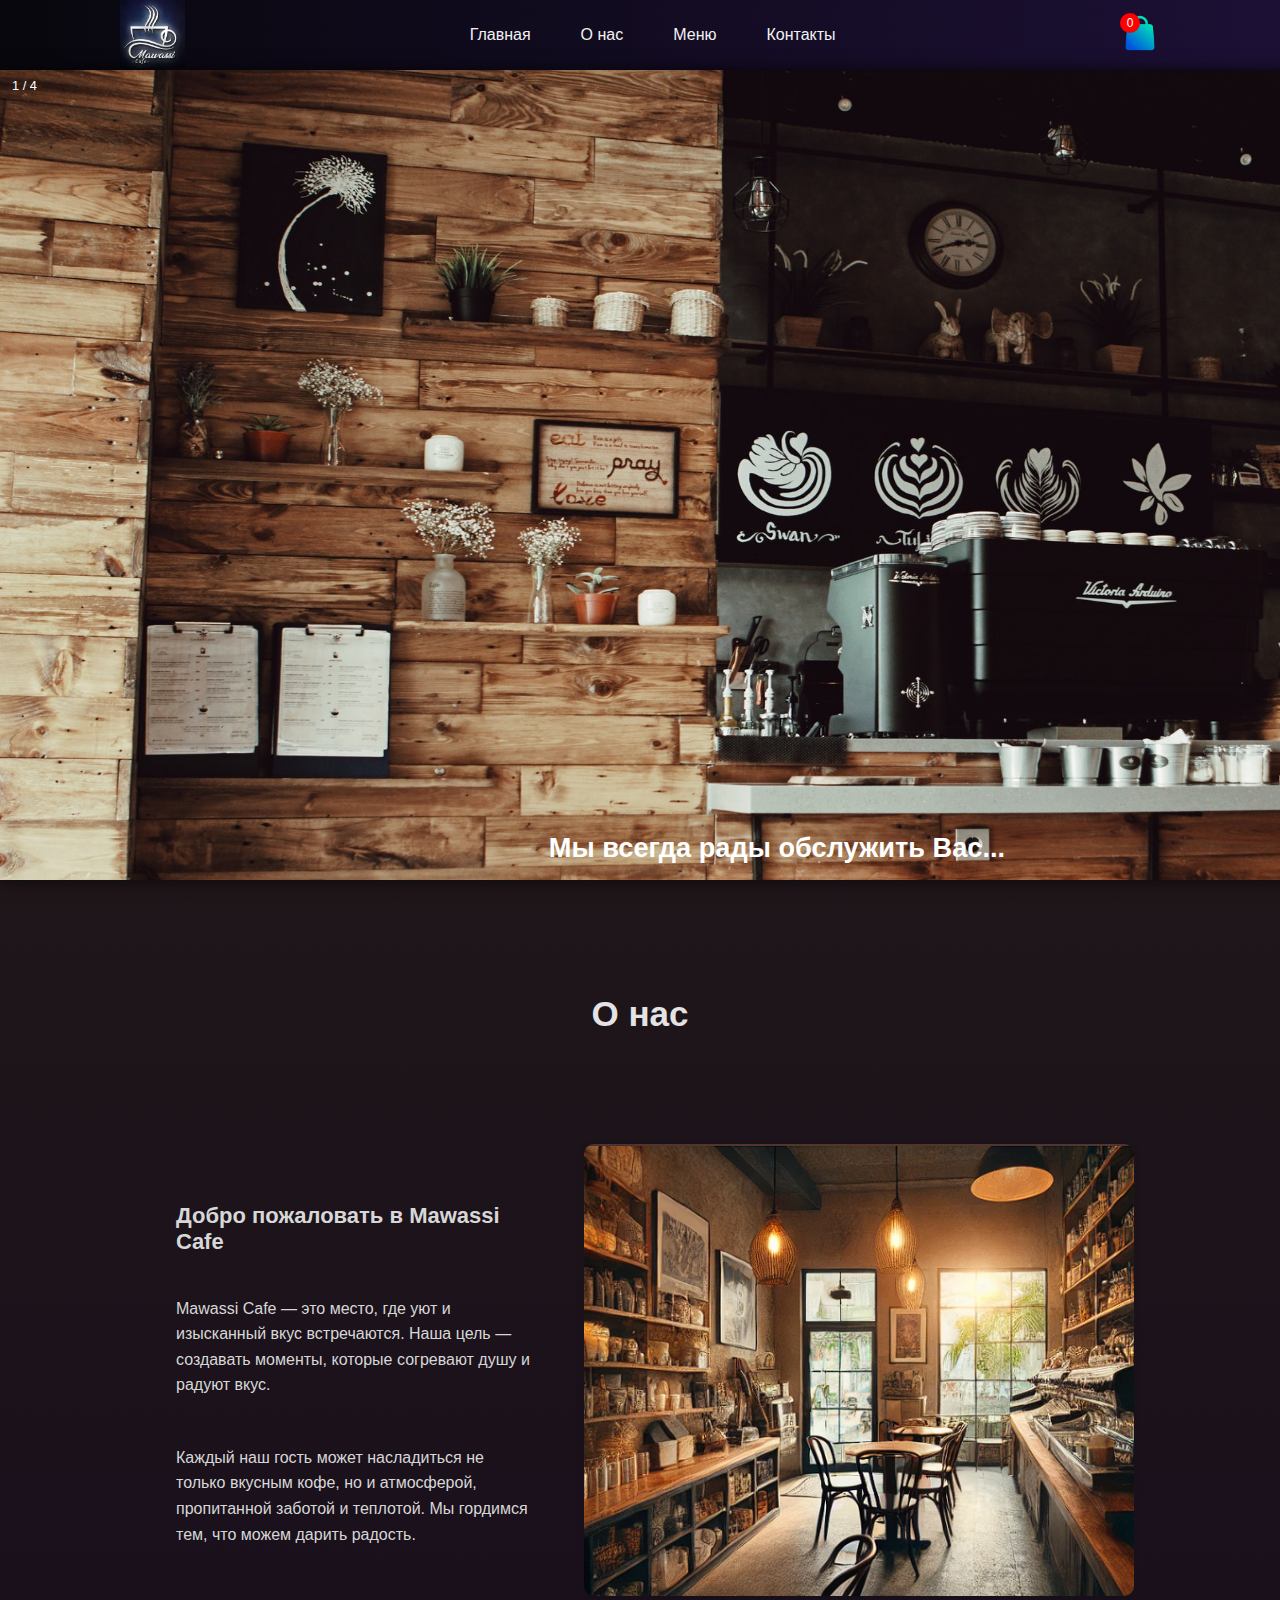
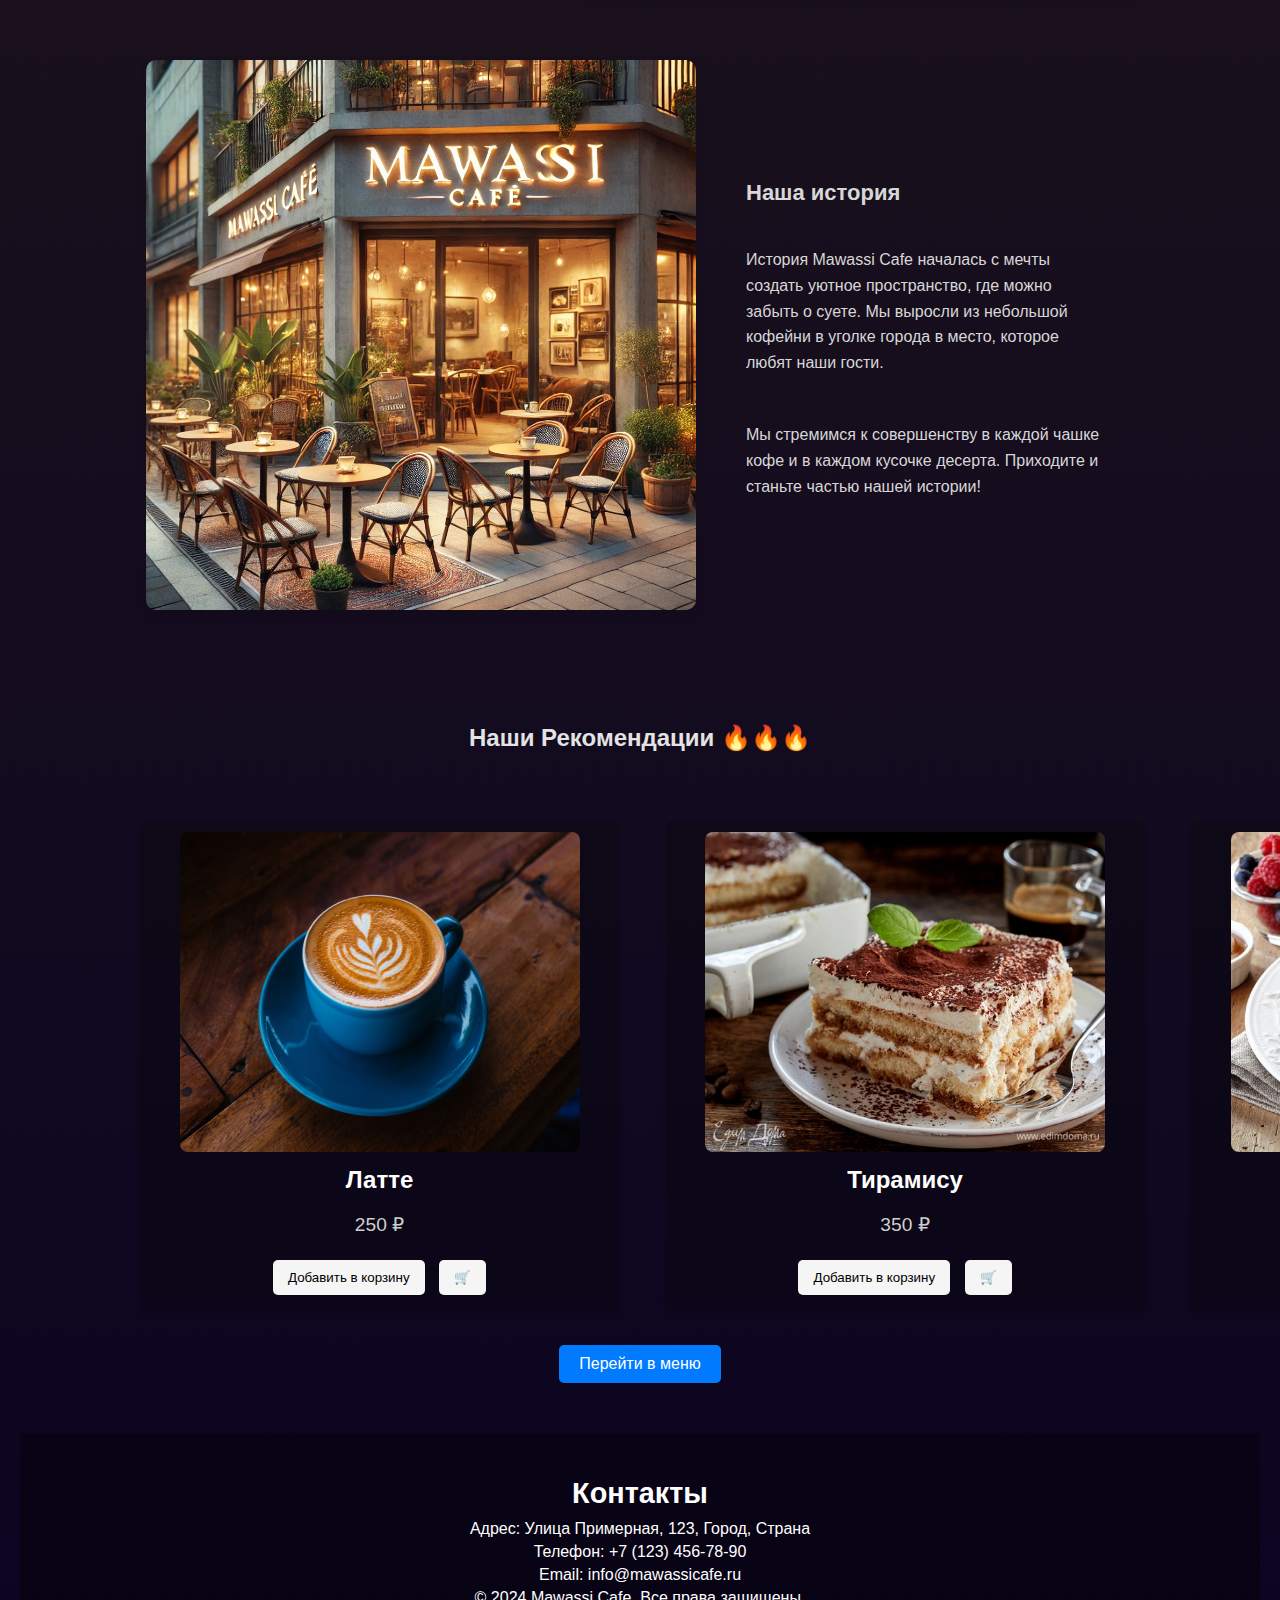
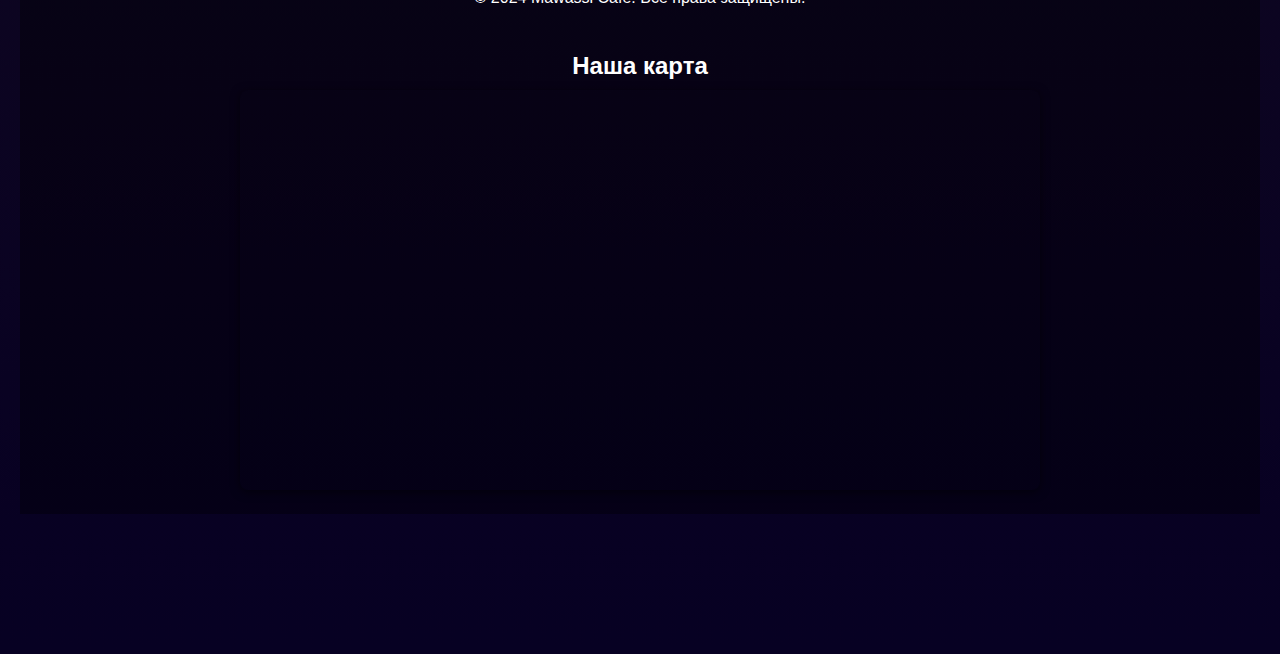
<file: index.html>
<!DOCTYPE html>
<html lang="ru">
<head>
  <meta charset="UTF-8">
  <link rel="shortcut icon" type="image/png" href="img/icon.png" sizes="140x140">
  <meta name="viewport" content="width=device-width, initial-scale=1">
  <link rel="stylesheet" href="css/style.css">
  <title>Mawassi Cafe</title>
</head>
<body>
<header>
             <nav class="navbar">
             <div class="hamburger" onclick="toggleMenu()">
                <div></div>
                <div></div>
                <div></div>
            </div>

                <a href="index.html" class="logo">
                    <img src="img/logo.png" alt ="Logo Coffee " class="logo-img">
                </a>
                <div class="menu-center">
                    <a href="index.html">Главная</a>
                    <a href="#about">О нас</a>
                    <a href="pages/menu.html">Меню</a>
                    <a href="#contact">Контакты</a>
                </div>
                
                 <!-- Иконка корзины -->
  <div class="cart-icon" id="cart-fix" onclick="openModal()">
   <img src="img/cart.png" alt="Cart" class="cart-img">
    <div class="cart-count" id="cart-count">0</div>
  </div>
                
             </nav>
        </header>

   

    
<!--Slider for main part of homepage -->
        <div class="slideshow-container">
            <!-- 1 slide -->
            <div class="slide anim">
                <div class="numbertext">1 / 4</div>
                <img src="img/slider1.jpg">
                <div class="text"> Мы всегда рады обслужить Вас...</div>
            </div>
            <!-- 2 slide. -->
            <div class="slide anim">
                <div class="numbertext">2 / 4 </div>
                <img src="img/slider2.jpeg">
                <div class="text">Кофе у нас всегда горячий... </div>
            </div>
            <!-- 3 slide -->
            <div class="slide anim">
                <div class="numbertext">3 / 4</div>
                <img src="img/slider3.jpg" alt="">
                <div class="text">...и эспрессо тоже...</div>
            </div>
            <!-- 4 slide -->
            <div class="slide anim">
                <div class="numbertext">4 / 4</div>
                <div class="time-work">
                    <h2>Наш график работы</h2>
		            <h3>Понедельник - Пятница:</h3>
		            <h3>8:00-20:00</h3>
		            <h3>Суббота - Воскресенье:</h3>
		            <h3>10:00-22:00</h3>
                </div>
                <div class="text"> Mawassi Cafe </div>
            </div>
        </div>
         <!-- end slideshow -->


       
      <section class="about-us"  id="about">
    <!-- Блок с текстом справа и картинкой слева -->
   <section class="about-us">
    <h2 class="about-title">О нас</h2>

    <!-- Блок с текстом слева и картинкой справа -->
    <div class="about-section">
        <div class="about-text">
            <h3>Добро пожаловать в Mawassi Cafe</h3>
            <p>
                Mawassi Cafe — это место, где уют и изысканный вкус встречаются. 
                Наша цель — создавать моменты, которые согревают душу и радуют вкус.
            </p>
            <p>
                Каждый наш гость может насладиться не только вкусным кофе, но и атмосферой, 
                пропитанной заботой и теплотой. Мы гордимся тем, что можем дарить радость.
            </p>
        </div>
        <div class="about-image">
            <img src="img/about1.png" alt="Наше кафе" class="about-img">
        </div>
    </div>

    <!-- Блок с картинкой слева и текстом справа -->
    <div class="about-section">
        <div class="about-image">
            <img src="img/about2.jpg" alt="История Mawassi Cafe" class="about-img">
        </div>
        <div class="about-text reverse">
            <h3>Наша история</h3>
            <p>
                История Mawassi Cafe началась с мечты создать уютное пространство, 
                где можно забыть о суете. Мы выросли из небольшой кофейни в уголке города 
                в место, которое любят наши гости.
            </p>
            <p>
                Мы стремимся к совершенству в каждой чашке кофе и в каждом кусочке десерта. 
                Приходите и станьте частью нашей истории!
            </p>
        </div>
    </div>
</section>




   <!-- секция рекомендации -->
        <h2 class="rec">Наши Рекомендации 🔥🔥🔥</h2>
        <section class="recommendations">
        
    <div class="item">
        <div class="image-container" onclick="openFullscreen(this)">
            <img src="img/latte.jpg" alt="Латте" class="item-image">
        </div>
        <h3 class="item-title">Латте</h3>
        <p class="item-price">250 ₽</p>
        <button onclick="addToCart('1', 'Латте', 250.00)" class="add_cart">Добавить в корзину</button>
           <button  onclick="openModal()" class="add_cart">🛒</button>
    </div>
    <div class="item">
        <div class="image-container" onclick="openFullscreen(this)">
            <img src="img/tiramisu.jpg" alt="Тирамису" class="item-image">
        </div>
        <h3 class="item-title">Тирамису</h3>
        <p class="item-price">350 ₽</p>
        <button onclick="addToCart('2', 'Тирамису', 350.00)" class="add_cart">Добавить в корзину</button>
          <button  onclick="openModal()" class="add_cart">🛒</button>
    </div>
    <div class="item">
        <div class="image-container" onclick="openFullscreen(this)">
            <img src="img/waffles.jpg" alt="Домашние вафли" class="item-image">
        </div>
        <h3 class="item-title">Домашние вафли</h3>
        <p class="item-price">200 ₽</p>
        <button onclick="addToCart('3', 'Домашние вафли', 200)" class="add_cart">Добавить в корзину</button>
           <button  onclick="openModal()" class="add_cart">🛒</button>
    </div>
    </div>
    
</section>
<div class="menu-button-container">
        <a href="pages/menu.html" class="menu-button">Перейти в меню</a>
<div id="fullscreenOverlay" class="fullscreen-overlay" onclick="closeFullscreen()"></div>
<!-- Конец секции-->


 

  <!-- Модальное окно -->
  <div id="cart-modal" class="modal">
    <div class="modal-content">
      <span class="close-btn" onclick="closeModal()">&times;</span>
      <div class="cart">
        <h2>Ваша корзина</h2>
        <div class="cart-header">
          <div>Товар</div>
          <div>Цена</div>
          <div>Кол-во</div>
          <div>Действия</div>
        </div>
        <div id="cart-items"></div>
        <div class="cart-footer">
          <div class="total">Итого: <span id="cart-total">0.00</span>$</div>
        </div>
        <form id="checkout-form">
          <h3>Оформление заказа</h3>
          <div>
            <label for="name">Имя:</label>
            <input type="text" id="name" required>
          </div>

          <div>
            <label for="email">Email:</label>
            <input type="email" id="email" required>
          </div>
          <div>
            <label for="phone">Телефон:</label>
            <input type="tel" id="phone" required>
          </div>
          <div>
            <label for="adres">Адрес:</label>
            <input type="text" id="adres" required>
          </div>
          <button type="submit">Отправить заказ</button>
        </form>
      </div>
    </div>
  </div>

  <!-- Сообщение -->
  <div class="alert" id="alert-message"></div>

  
<button id="backToTop" class="back-to-top" onclick="scrollToTop()">⬆</button>
    <!-- подвал -->
<footer>
    <div class="footer-content" id="contact">
        <h2>Контакты</h2>
        <p>Адрес: Улица Примерная, 123, Город, Страна</p>
        <p>Телефон: +7 (123) 456-78-90</p>
        <p>Email: info@mawassicafe.ru</p>
        <p>&copy; 2024 Mawassi Cafe. Все права защищены.</p>
    </div>
    <div class="map-container">
        <h2>Наша карта</h2>
        <iframe src="https://www.google.com/maps/embed?pb=!1m18!1m12!1m3!1d210.50938359417154!2d35.04608980018248!3d32.41513620791623!2m3!1f0!2f0!3f0!3m2!1i1024!2i768!4f13.1!3m3!1m2!1s0x151d1b186817e077%3A0x30d6b050f1a5eb30!2sMawassi%20canteen!5e0!3m2!1sru!2sru!4v1732005099776!5m2!1sru!2sru" width="600" height="450" style="border:0;" allowfullscreen="" loading="lazy" referrerpolicy="no-referrer-when-downgrade"></iframe> 
        </div>
</footer>
 <div id="loader" class="loader"></div>

        <script src="js/slider.js"> </script>    
        <script src="js/script.js"> </script>    
        <script src="js/cart.js"></script>
       
</body>
</html>
</file>
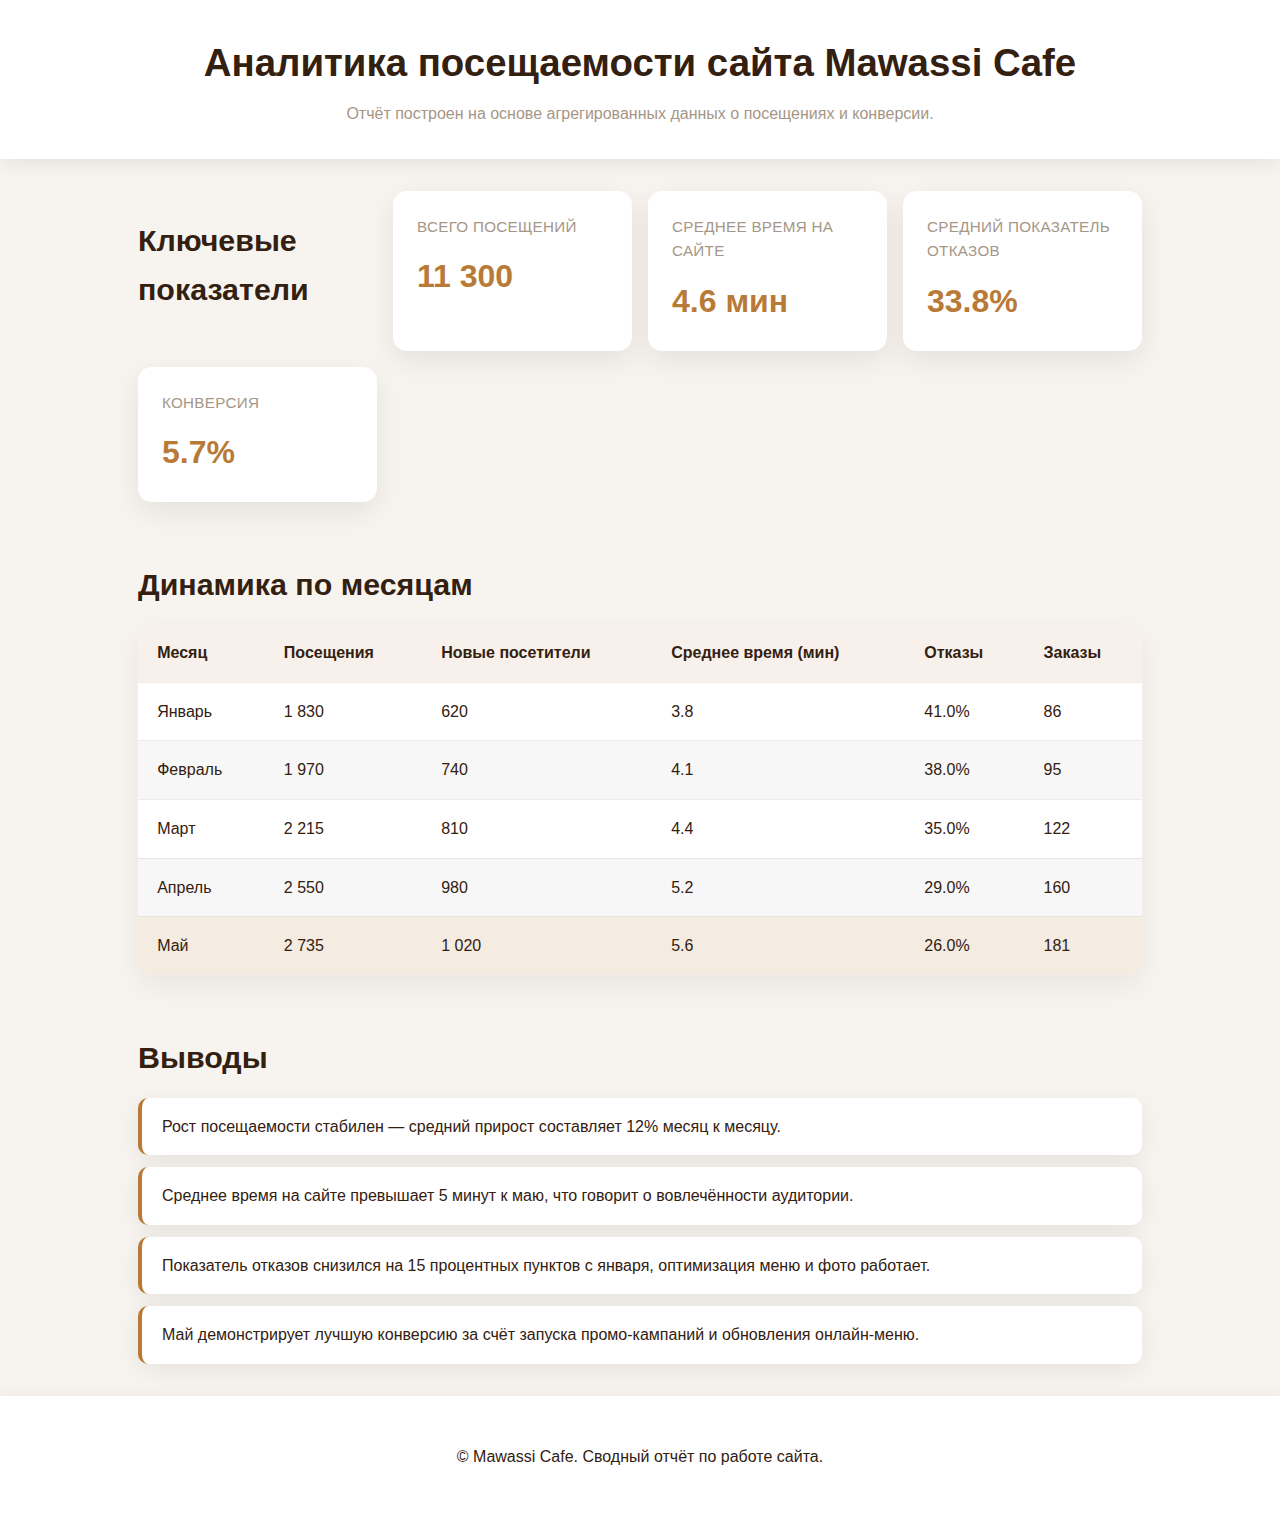
<file: analysis/index.html>
<!DOCTYPE html>
<html lang="ru">
  <head>
    <meta charset="UTF-8" />
    <meta name="viewport" content="width=device-width, initial-scale=1.0" />
    <title>Анализ работы сайта Mawassi Cafe</title>
    <link rel="stylesheet" href="style.css" />
  </head>
  <body>
    <header class="page-header">
      <h1>Аналитика посещаемости сайта Mawassi Cafe</h1>
      <p class="lead">
        Отчёт построен на основе агрегированных данных о посещениях и конверсии.
      </p>
    </header>

    <main>
      <section class="kpi-grid" aria-labelledby="kpi-title">
        <h2 id="kpi-title">Ключевые показатели</h2>
        <div class="kpi-card">
          <p class="kpi-label">Всего посещений</p>
          <p id="totalVisitors" class="kpi-value"></p>
        </div>
        <div class="kpi-card">
          <p class="kpi-label">Среднее время на сайте</p>
          <p id="avgDuration" class="kpi-value"></p>
        </div>
        <div class="kpi-card">
          <p class="kpi-label">Средний показатель отказов</p>
          <p id="avgBounce" class="kpi-value"></p>
        </div>
        <div class="kpi-card">
          <p class="kpi-label">Конверсия</p>
          <p id="conversionRate" class="kpi-value"></p>
        </div>
      </section>

      <section class="table-section" aria-labelledby="table-title">
        <h2 id="table-title">Динамика по месяцам</h2>
        <table>
          <thead>
            <tr>
              <th scope="col">Месяц</th>
              <th scope="col">Посещения</th>
              <th scope="col">Новые посетители</th>
              <th scope="col">Среднее время (мин)</th>
              <th scope="col">Отказы</th>
              <th scope="col">Заказы</th>
            </tr>
          </thead>
          <tbody id="monthlyBody"></tbody>
        </table>
      </section>

      <section class="insights" aria-labelledby="insights-title">
        <h2 id="insights-title">Выводы</h2>
        <ul id="insightList"></ul>
      </section>
    </main>

    <footer class="page-footer">
      <p>&copy; Mawassi Cafe. Сводный отчёт по работе сайта.</p>
    </footer>

    <script src="script.js"></script>
  </body>
</html>
</file>
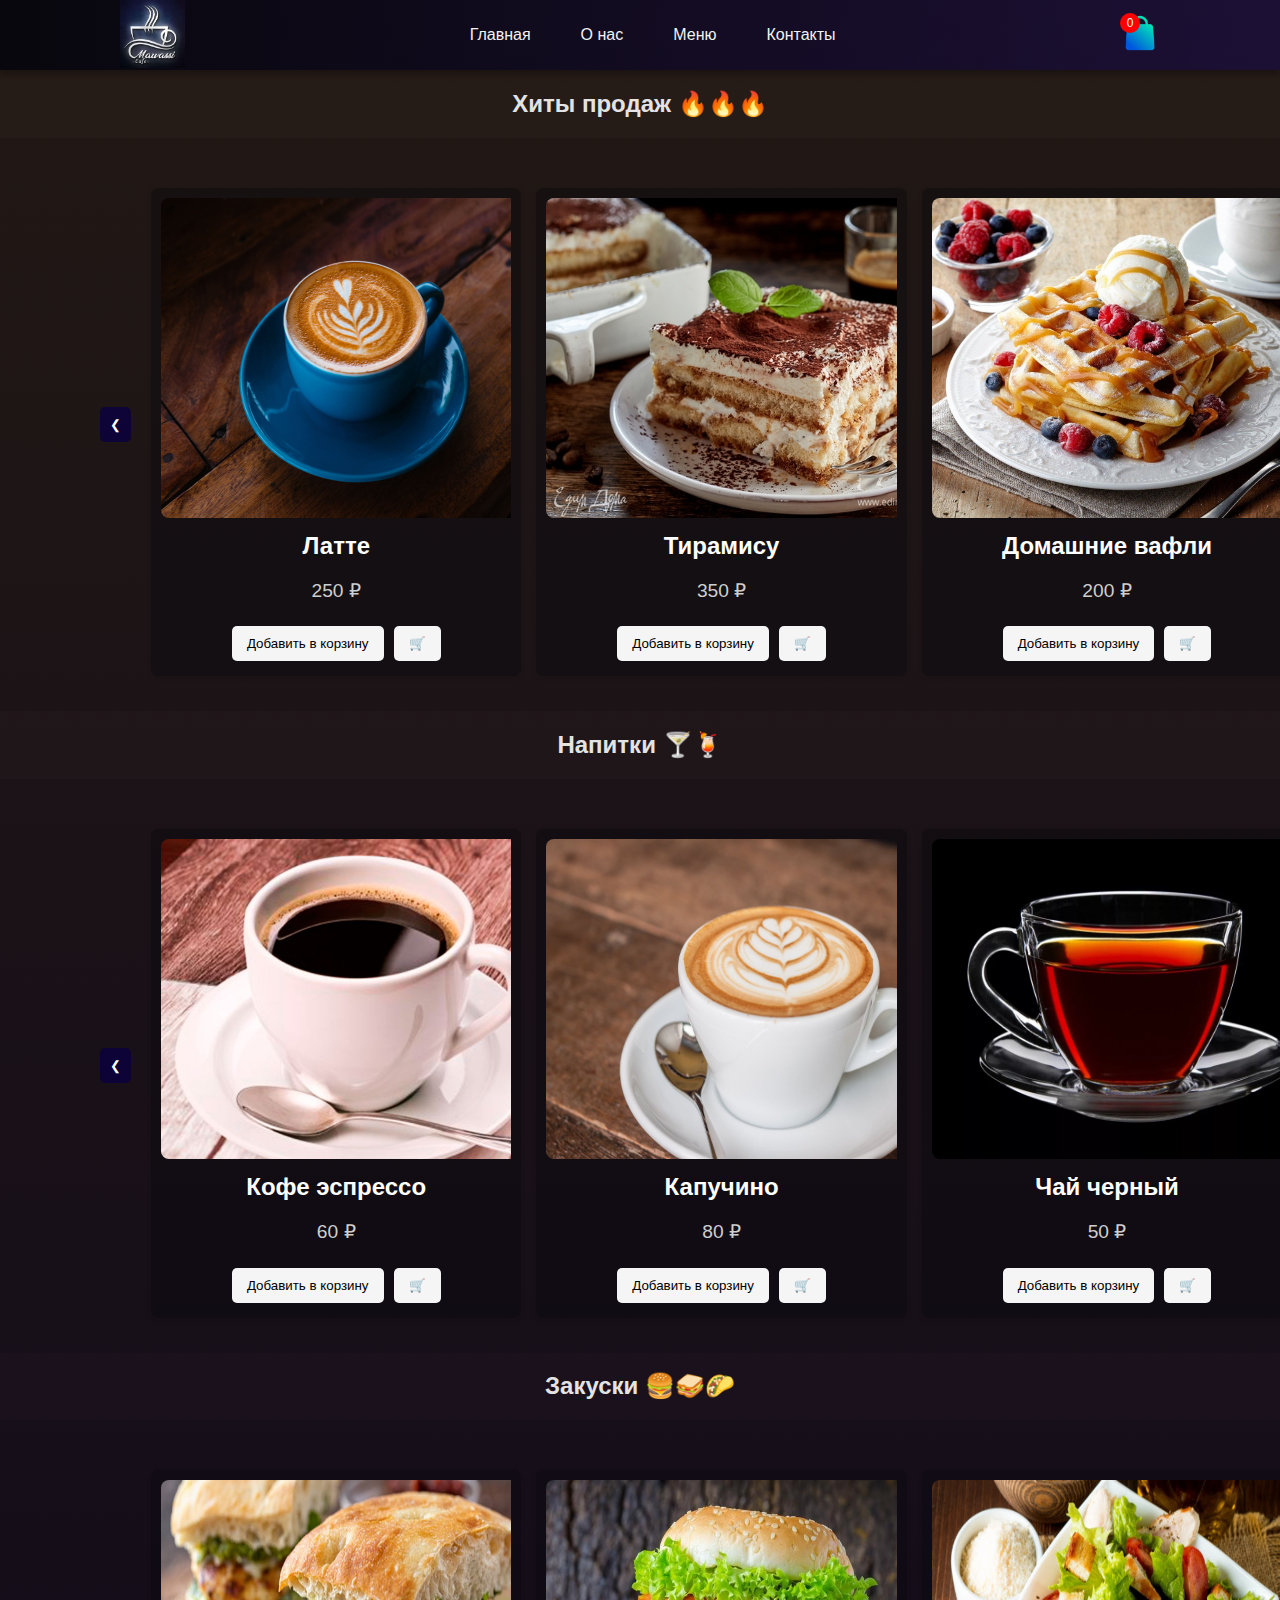
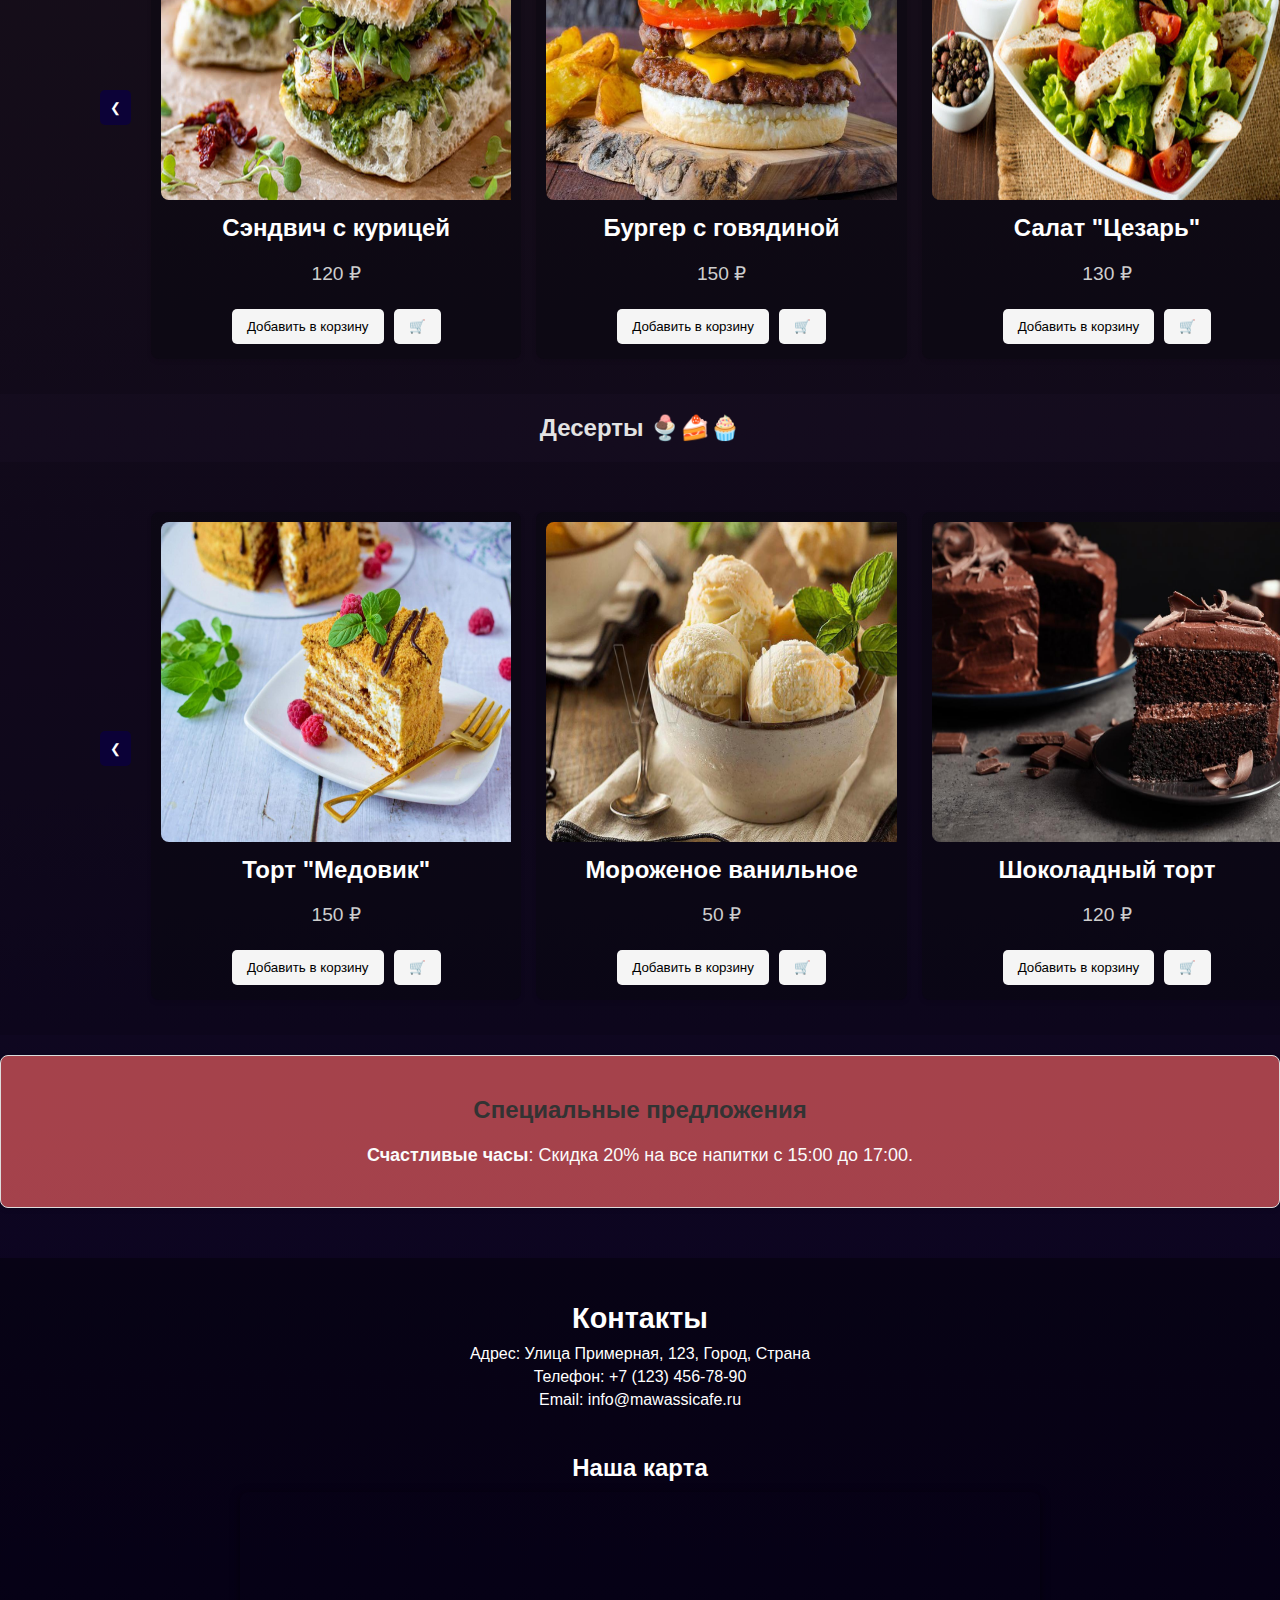
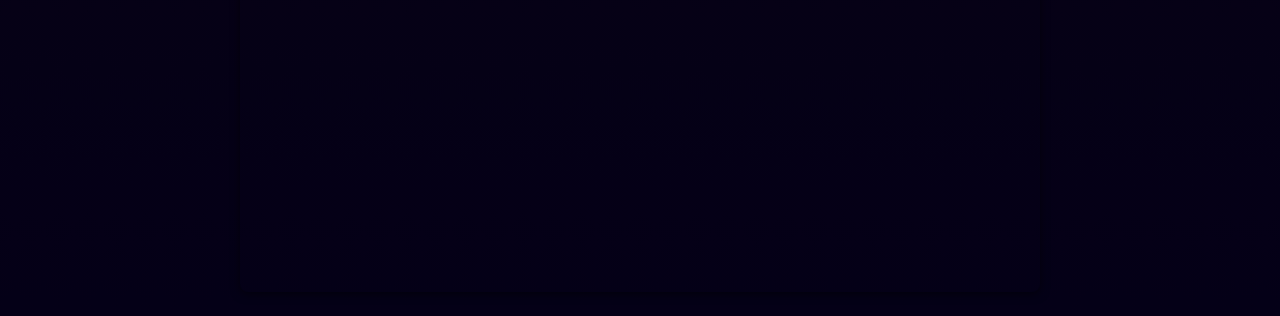
<file: pages/menu.html>
<!DOCTYPE html>
<html lang="ru">
<head>
  <meta charset="UTF-8">
  <meta name="viewport" content="width=device-width, initial-scale=1">
  <link rel="stylesheet" href="../css/style.css">
  <link rel="stylesheet" href="../css/menu.css">
  <title>Mawassi Cafe</title>
</head>
<body>
<header>
             <nav class="navbar">
             <div class="hamburger" onclick="toggleMenu()">
                <div></div>
                <div></div>
                <div></div>
            </div>
                <a href="../index.html" class="logo">
                    <img src="../img/logo.png" alt ="Logo Coffee " class="logo-img">
                </a>
                <div class="menu-center">
                    <a href="../index.html">Главная</a>
                    <a href="../index.html#about">О нас</a>
                    <a href="menu.html">Меню</a>
                    <a href="#contact">Контакты</a>
                </div>
                 <!-- Иконка корзины -->
  <div class="cart-icon" id="cart-fix" onclick="openModal()">
   <img src="../img/cart.png" alt="Cart" class="cart-img">
    <div class="cart-count" id="cart-count">0</div>
  </div>
                
             </nav>
        </header>


    

   <!-- секция рекомендации -->

    <h2 class="rec">Хиты продаж 🔥🔥🔥</h2>
     <div class="snacks-container">
    <button class="scroll-button left" onclick="scrollSnacksRec(-1)">&#10094;</button>
        <section class="recommendations">
    <div class="item">
        <div class="image-container" onclick="openFullscreen(this)">
            <img src="../img/latte.jpg" alt="Латте" class="item-image">
        </div>
        <h3 class="item-title">Латте</h3>
        <p class="item-price">250 ₽</p>
        <button onclick="addToCart('p1', 'Латте', 250.00)" class="add_cart">Добавить в корзину</button><button  onclick="openModal()" class="add_cart">🛒</button>
    </div>
    <div class="item">
        <div class="image-container" onclick="openFullscreen(this)">
            <img src="../img/tiramisu.jpg" alt="Тирамису" class="item-image">
        </div>
        <h3 class="item-title">Тирамису</h3>
        <p class="item-price">350 ₽</p>
        <button onclick="addToCart('p2', 'Тирамису', 350.00)" class="add_cart">Добавить в корзину</button><button  onclick="openModal()" class="add_cart">🛒</button>
    </div>
    <div class="item">
        <div class="image-container" onclick="openFullscreen(this)">
            <img src="../img/waffles.jpg" alt="Домашние вафли" class="item-image">
        </div>
        <h3 class="item-title">Домашние вафли</h3>
        <p class="item-price">200 ₽</p>
        <button onclick="addToCart('p3', 'Домашние вафли', 200)" class="add_cart">Добавить в корзину</button><button  onclick="openModal()" class="add_cart">🛒</button>
    </div>
    <div class="item">
        <div class="image-container" onclick="openFullscreen(this)">
            <img src="../img/pecenya.jpg" alt="Печенья" class="item-image">
        </div>
        <h3 class="item-title">Печенья</h3>
        <p class="item-price">200 ₽</p>
        <button onclick="addToCart('p4', 'Печенья', 200)" class="add_cart">Добавить в корзину</button><button  onclick="openModal()" class="add_cart">🛒</button>
    </div>
    <div class="item">
    <div class="image-container" onclick="openFullscreen(this)">
        <img src="../img/muffin.jpg" alt="Маффин" class="item-image">
    </div>
    <h3 class="item-title">Маффин</h3>
    <p class="item-price">250 ₽</p>
    <button onclick="addToCart('p5', 'Маффин', 250.00)" class="add_cart">Добавить в корзину</button><button  onclick="openModal()" class="add_cart">🛒</button>
</div>
<div class="item">
    <div class="image-container" onclick="openFullscreen(this)">
        <img src="../img/croissant.jpg" alt="Круассан" class="item-image">
    </div>
    <h3 class="item-title">Круассан</h3>
    <p class="item-price">150 ₽</p>
    <button onclick="addToCart('p6', 'Круассан', 150.00)" class="add_cart">Добавить в корзину</button><button  onclick="openModal()" class="add_cart">🛒</button>
</div>
<div class="item">
    <div class="image-container" onclick="openFullscreen(this)">
        <img src="../img/cheesecake.jpg" alt="Чизкейк" class="item-image">
    </div>
    <h3 class="item-title">Чизкейк</h3>
    <p class="item-price">300 ₽</p>
    <button onclick="addToCart('p7', 'Чизкейк', 300.00)" class="add_cart">Добавить в корзину</button><button  onclick="openModal()" class="add_cart">🛒</button>
</div>
</section>
 <button class="scroll-button right" onclick="scrollSnacksRec(1)">&#10095;</button>
</div>
     
<div id="fullscreenOverlay" class="fullscreen-overlay" onclick="closeFullscreen()"></div>



<!-- Конец секции-->
  <h2 class="rec">Напитки 🍸🍹</h2>
  <div class="snacks-container">
    <button class="scroll-button left" onclick="scrollSnacksDrinks(-1)">&#10094;</button>
 <section class="drinks">
      
        <div class="item">
            <div class="image-container" onclick="openFullscreen(this)">
                <img src="../img/espresso.jpg" alt="Кофе эспрессо" class="item-image">
            </div>
            <h3 class="item-title">Кофе эспрессо</h3>
            <p class="item-price">60 ₽</p>
            <button onclick="addToCart('d1', 'Кофе эспрессо', 60.00)" class="add_cart">Добавить в корзину</button><button  onclick="openModal()" class="add_cart">🛒</button>
        </div>
        <div class="item">
            <div class="image-container" onclick="openFullscreen(this)">
                <img src="../img/cappuccino.jpg" alt="Капучино" class="item-image">
            </div>
            <h3 class="item-title">Капучино</h3>
            <p class="item-price">80 ₽</p>
            <button onclick="addToCart('d2', 'Капучино', 80.00)" class="add_cart">Добавить в корзину</button><button  onclick="openModal()" class="add_cart">🛒</button>
        </div>
        <div class="item">
            <div class="image-container" onclick="openFullscreen(this)">
                <img src="../img/black_tea.jpg" alt="Чай черный" class="item-image">
            </div>
            <h3 class="item-title">Чай черный</h3>
            <p class="item-price">50 ₽</p>
            <button onclick="addToCart('d3', 'Чай черный', 50.00)" class="add_cart">Добавить в корзину</button><button  onclick="openModal()" class="add_cart">🛒</button>
        </div>
        <div class="item">
            <div class="image-container" onclick="openFullscreen(this)">
                <img src="../img/orange_juice.jpg" alt="Сок апельсиновый" class="item-image">
            </div>
            <h3 class="item-title">Сок апельсиновый</h3>
            <p class="item-price">70 ₽</p>
            <button onclick="addToCart('d4', 'Сок апельсиновый', 70.00)" class="add_cart">Добавить в корзину</button><button  onclick="openModal()" class="add_cart">🛒</button>
        </div>
        <div class="item">
            <div class="image-container" onclick="openFullscreen(this)">
                <img src="../img/lemonade.jpg" alt="Лимонад" class="item-image">
            </div>
            <h3 class="item-title">Лимонад</h3>
            <p class="item-price">60 ₽</p>
            <button onclick="addToCart('d5', 'Лимонад', 60.00)" class="add_cart">Добавить в корзину</button><button  onclick="openModal()" class="add_cart">🛒</button>
        </div>
    </section>
    <button class="scroll-button right" onclick="scrollSnacksDrinks(1)">&#10095;</button>
</div>




     <h2 class="rec">Закуски 🍔🥪🌮</h2>
<div class="snacks-container">
    <button class="scroll-button left" onclick="scrollSnacks(-1)">&#10094;</button>
    <section class="snacks">
        <div class="item">
            <div class="image-container" onclick="openFullscreen(this)">
                <img src="../img/chicken_sandwich.jpg" alt="Сэндвич с курицей" class="item-image">
            </div>
            <h3 class="item-title">Сэндвич с курицей</h3>
            <p class="item-price">120 ₽</p>
            <button onclick="addToCart('s1', 'Сэндвич с курицей', 120.00)" class="add_cart">Добавить в корзину</button><button  onclick="openModal()" class="add_cart">🛒</button>
        </div>
        <div class="item">
            <div class="image-container" onclick="openFullscreen(this)">
                <img src="../img/beef_burger.jpg" alt="Бургер с говядиной" class="item-image">
            </div>
            <h3 class="item-title">Бургер с говядиной</h3>
            <p class="item-price">150 ₽</p>
            <button onclick="addToCart('s2', 'Бургер с говядиной', 150.00)" class="add_cart">Добавить в корзину</button><button  onclick="openModal()" class="add_cart">🛒</button>
        </div>
        <div class="item">
            <div class="image-container" onclick="openFullscreen(this)">
                <img src="../img/caesar_salad.jpg" alt="Салат Цезарь" class="item-image">
            </div>
            <h3 class="item-title">Салат "Цезарь"</h3>
            <p class="item-price">130 ₽</p>
            <button onclick="addToCart('s3', 'Салат Цезарь', 130.00)" class="add_cart">Добавить в корзину</button><button  onclick="openModal()" class="add_cart">🛒</button>
        </div>
        <div class="item">
            <div class="image-container" onclick="openFullscreen(this)">
                <img src="../img/cabbage_pies.jpg" alt="Пирожки с капустой" class="item-image">
            </div>
            <h3 class="item-title">Пирожки с капустой</h3>
            <p class="item-price">40 ₽</p>
            <button onclick="addToCart('s4', 'Пирожки с капустой', 40.00)" class="add_cart">Добавить в корзину</button><button  onclick="openModal()" class="add_cart">🛒</button>
        </div>
        <div class="item">
    <div class="image-container" onclick="openFullscreen(this)">
        <img src="../img/grilled_cheese.jpg" alt="Гриль-сырный сэндвич" class="item-image">
    </div>
    <h3 class="item-title">Гриль-сырный сэндвич</h3>
    <p class="item-price">100 ₽</p>
    <button onclick="addToCart('s4', 'Гриль-сырный сэндвич', 100.00)" class="add_cart">Добавить в корзину</button><button  onclick="openModal()" class="add_cart">🛒</button>
</div>
<div class="item">
    <div class="image-container" onclick="openFullscreen(this)">
        <img src="../img/tuna_salad.jpg" alt="Салат с тунцом" class="item-image">
    </div>
    <h3 class="item-title">Салат с тунцом</h3>
    <p class="item-price">140 ₽</p>
    <button onclick="addToCart('s5', 'Салат с тунцом', 140.00)" class="add_cart">Добавить в корзину</button><button  onclick="openModal()" class="add_cart">🛒</button>
</div>
    </section>
    <button class="scroll-button right" onclick="scrollSnacks(1)">&#10095;</button>
</div>
     
    

    <h2 class="rec">Десерты 🍨🍰🧁</h2>
    <div class="snacks-container">
    <button class="scroll-button left" onclick="scrollSnacksDesserts(-1)">&#10094;</button>
    <section class="desserts">
        
        <div class="item">
            <div class="image-container" onclick="openFullscreen(this)">
                <img src="../img/medovic.jpg" alt="Торт Тирамису" class="item-image">
            </div>
            <h3 class="item-title">Торт "Медовик"</h3>
            <p class="item-price">150 ₽</p>
            <button onclick="addToCart('d1', 'Торт Медовик', 150.00)" class="add_cart">Добавить в корзину</button><button  onclick="openModal()" class="add_cart">🛒</button>
        </div>
        <div class="item">
            <div class="image-container" onclick="openFullscreen(this)">
                <img src="../img/vanilla_ice_cream.jpg" alt="Мороженое ванильное" class="item-image">
            </div>
            <h3 class="item-title">Мороженое ванильное</h3>
            <p class="item-price">50 ₽</p>
            <button onclick="addToCart('d2', 'Мороженое ванильное', 50.00)" class="add_cart">Добавить в корзину</button><button  onclick="openModal()" class="add_cart">🛒</button>
        </div>
        <div class="item">
            <div class="image-container" onclick="openFullscreen(this)">
                <img src="../img/chocolate_cake.jpg" alt="Шоколадный торт" class="item-image">
            </div>
            <h3 class="item-title">Шоколадный торт</h3>
            <p class="item-price">120 ₽</p>
            <button onclick="addToCart('d3', 'Шоколадный торт', 120.00)" class="add_cart">Добавить в корзину</button><button  onclick="openModal()" class="add_cart">🛒</button>
        </div>
         <div class="item">
            <div class="image-container" onclick="openFullscreen(this)">
                <img src="../img/apple_pie.jpg" alt="Яблочный пирог" class="item-image">
            </div>
            <h3 class="item-title">Яблочный пирог</h3>
            <p class="item-price">140 ₽</p>
            <button onclick="addToCart('d4', 'Яблочный пирог', 140.00)" class="add_cart">Добавить в корзину</button><button  onclick="openModal()" class="add_cart">🛒</button>
        </div>
        <div class="item">
            <div class="image-container" onclick="openFullscreen(this)">
                <img src="../img/fruit_salad.jpg" alt="Фруктовый салат" class="item-image">
            </div>
            <h3 class="item-title">Фруктовый салат</h3>
            <p class="item-price">90 ₽</p>
            <button onclick="addToCart('d5', 'Фруктовый салат', 90.00)" class="add_cart">Добавить в корзину</button><button  onclick="openModal()" class="add_cart">🛒</button>
        </div>
        <div class="item">
            <div class="image-container" onclick="openFullscreen(this)">
                <img src="../img/blueberry_muffin.jpg" alt="Черничный маффин" class="item-image">
            </div>
            <h3 class="item-title">Черничный маффин</h3>
            <p class="item-price">110 ₽</p>
            <button onclick="addToCart('d6', 'Черничный маффин', 110.00)" class="add_cart">Добавить в корзину</button><button  onclick="openModal()" class="add_cart">🛒</button>
        </div>
    </section>
    <button class="scroll-button right" onclick="scrollSnacksDesserts(1)">&#10095;</button>
</div>

    <section class="special-offers">
        <h2>Специальные предложения</h2>
       
        <p><strong>Счастливые часы</strong>: Скидка 20% на все напитки с 15:00 до 17:00.</p>
    </section>






 

  <!-- Модальное окно -->
 <div id="cart-modal" class="modal">
    <div class="modal-content">
      <span class="close-btn" onclick="closeModal()">&times;</span>
      <div class="cart">
        <h2>Ваша корзина</h2>
        <div class="cart-header">
          <div>Товар</div>
          <div>Цена</div>
          <div>Кол-во</div>
          <div>Действия</div>
        </div>
        <div id="cart-items"></div>
        <div class="cart-footer">
          <div class="total">Итого: <span id="cart-total">0.00</span>$</div>
        </div>
        <form id="checkout-form">
          <h3>Оформление заказа</h3>
          <div>
            <label for="name">Имя:</label>
            <input type="text" id="name" required>
          </div>

          <div>
            <label for="email">Email:</label>
            <input type="email" id="email" required>
          </div>
          <div>
            <label for="phone">Телефон:</label>
            <input type="tel" id="phone" required>
          </div>
          <div>
            <label for="adres">Адрес:</label>
            <input type="text" id="adres" required>
          </div>
          <button type="submit">Отправить заказ</button>
        </form>
      </div>
    </div>
  </div>

  <!-- Сообщение -->
  <div class="alert" id="alert-message"></div>

  
  <button id="backToTop" class="back-to-top" onclick="scrollToTop()">⬆</button>

    <!-- подвал -->
<footer id = "contact">
    <div class="footer-content">
        <h2>Контакты</h2>
        <p>Адрес: Улица Примерная, 123, Город, Страна</p>
        <p>Телефон: +7 (123) 456-78-90</p>
        <p>Email: info@mawassicafe.ru</p>
    </div>
    <div class="map-container">
        <h2>Наша карта</h2>
        <iframe src="https://www.google.com/maps/embed?pb=!1m18!1m12!1m3!1d210.50938359417154!2d35.04608980018248!3d32.41513620791623!2m3!1f0!2f0!3f0!3m2!1i1024!2i768!4f13.1!3m3!1m2!1s0x151d1b186817e077%3A0x30d6b050f1a5eb30!2sMawassi%20canteen!5e0!3m2!1sru!2sru!4v1732005099776!5m2!1sru!2sru" width="600" height="450" style="border:0;" allowfullscreen="" loading="lazy" referrerpolicy="no-referrer-when-downgrade"></iframe> 
        </div>
</footer>
 <div id="loader" class="loader"></div>

        <script src="../js/slider.js"> </script>    
        <script src="../js/script.js"> </script>    
        <script src="../js/cart.js"></script>
       
</body>
</html>
</file>
<file: css/style.css>
/* оющее */
body{
    
    font-family: Arial, sans-serif;

    background: linear-gradient(to top, rgb(7, 0, 35),  rgb(38, 28, 23));
    color: #ffffff;
    margin: 0;
    padding: 0;
    transition: opacity 0.5s ease; 
}

/* Плавная загрузка*/
.loader {
    position: fixed;
    top: 0;
    left: 0;
    width: 100%;
    height: 100%;
    background-color: rgba(18, 18, 18, 0.9); /* Полупрозрачный темный фон */
    display: flex;
    justify-content: center;
    align-items: center;
    z-index: 9999; /* На переднем плане */
}

.loader::after {
    content: "";
    border: 8px solid #f3f3f3; /* Цвет внешнего круга */
    border-top: 8px solid #3498db; /* Цвет верхней части */
    border-radius: 50%;
    width: 60px;
    height: 60px;
    animation: spin 1s linear infinite; /* Анимация вращения */
}

@keyframes spin {
    0% { transform: rotate(0deg); }
    100% { transform: rotate(360deg); }
}

/*MENU PANEL*/
/*MENU PANEL*/
.navbar {
  display: flex;
  justify-content: space-between;
  align-items: center;
  background: linear-gradient(to right, rgb(8, 7, 13), rgba(16, 1, 90, 0.445));
  box-shadow: 0 4px 6px rgba(0, 0, 0, 0.3);
  position: relative;
  height: 70px;
  padding: 0 20px;
}

.logo {
  position: relative;
  left: 100px;
  
}

.logo-img {
  height: 70px;
}

.menu-center {
  display: flex;
  gap: 30px;
}

.menu-center a {
  text-decoration: none;
  color: #f2f2f2;
  font-size: 16px;
  padding: 5px 10px;
 
}

.menu-center a:hover {
  background-color: rgba(255, 255, 255, 0.122);
  box-shadow: 0 0 10px 10px rgba(255, 255, 255, 0.122);
}

.cart-icon {
  position: relative;
  cursor: pointer;
  right: 100px;
}

.cart-icon img {
  width: 40px;
  height: 40px;
}

.cart-count {
  position: absolute;
  top: 0;
  
  background-color: red;
  color: white;
  border-radius: 50%;
  width: 20px;
  height: 20px;
  font-size: 12px;
  display: flex;
  align-items: center;
  justify-content: center;
}

/* Гамбургер */
.hamburger {
  display: none;
  flex-direction: column;
  gap: 5px;
  cursor: pointer;
}
.hamburger:hover{
  background-color: rgba(255, 255, 255, 0.122);
  box-shadow: 0 0 10px 10px rgba(255, 255, 255, 0.122);
}

.hamburger div {
  width: 25px;
  height: 3px;
  background: #f2f2f2;
}

/* Адаптивность */
@media (max-width: 768px) {
  .menu-center {
      display: none;
      flex-direction: column;
      gap: 20px;
      background: linear-gradient(to bottom, rgb(8, 7, 13), rgba(16, 1, 90, 0.445));
      position: absolute;
      top: 70px;
      right: 0;
      width: 100%;
      z-index: 1000;
  }

  .menu-center.active {
      display: flex;
  }

  .hamburger {
      display: flex;
  }

  .cart-icon {
      
      right: 50px;

  }

  .logo-img {
      right: 50px;
  
  }
  .logo {
    position: relative;
    left: 0;
    
  }
}




/*modal window*/
.modal{
    display: none;
    position: fixed;
    z-index: 1001;
    left: 0;
    top: 0;
    width: 100%;
    height: 100%;
    overflow: hidden;
    color: #333;
    background-color: rgba(0, 0, 0, 0.767);
    
}

.modal-content{
    position: absolute;
    background-color: #ddddde;
    margin: 20px auto;
    padding: 20px;
    border: 1px solid #888;
    width: 90%;
    max-width: 600px;
    border-radius: 8px;
    position: relative;
}
/*кнопка закрытия*/
.close-btn{
    color: #aaa;
    font-size: 28px;
    float: right;
    font-weight: bold;
    position: absolute;
    top: 10px;
    right: 20px;
    cursor: pointer;
}

.close-btn:hover,
.close-btn:focus {
    color: black;
    text-decoration: none;
    cursor: pointer;
}

 /* Корзина внутри модального окна */
 .cart{
    margin-bottom: 1rem;
 }

 .cart-header, .cart-footer {
    display: flex;
    justify-content: space-between;
    margin-bottom: 1rem;
    font-weight: bold;
  }
  
 .cart-header div, .cart-item div {
    flex: 1;
    text-align: center;
  }

  .cart-item{
    display: flex;
    justify-content: space-between;
    border-bottom: 1px solid #ddd;
    padding: 0.5rem 0;
  }
  .cart-item div{
    flex: 1;
    text-align: center;
  }
  .total{
    font-size: 1.2rem;
    color: #333;
  }
  .actions {
    display: flex;
    gap: 0.5rem;
    justify-content: center;

  }



  .actions button{
    padding: 0.3rem 0.6rem;
    cursor:pointer;
    background-color: rgba(162, 0, 0, 0.877);
    color: white;
    border: none;
    border-radius: 4px;
  }
  .actions button:hover{
    background-color: rgba(255, 0, 0, 0.915);
  }

  /* Форма оформления заказа */
  #checkout-form{
    border-top: 1px solid #ddd;
    padding-top: 1rem;
  }
  #checkout-form h3{
    margin-top: 0;
  }
  #checkout-form div{
    margin-bottom: 0.5rem;

  }
  #checkout-form label{
    display: block;
    margin-bottom: 0.2rem;
  }

  #checkout-form input{
    width: 100%;
    padding: 0.5rem;
    box-sizing: border-box;
  }
  #checkout-form button{
    padding: 0.5rem 1rem;
    background-color: #007bff;
    color: white;
    border: none;
    border-radius: 4px;
    cursor: pointer;
  }
  #checkout-form button:hover {
    background-color: #0069d9;
  }

/* Сообщения */
 .alert {
    position: fixed;
    top: 20px;
    left: 50%;
    transform: translateX(-50%);
    background-color: #28a745;
    color: white;
    padding: 1rem 2rem;
    border-radius: 4px;
    z-index: 1002;
    display: none;
}
.alert.error{
    background-color: #dc3546f7;
}
 /* end Корзина внутри модального окна */

/* о нас*/
.about-us {
  padding: 40px 20px;
  background-color: #33333303;
  
}

.about-title {
  text-align: center;
  font-size: 35px;
  color: #e3e3e3;
  margin-bottom: 100px;
  font-weight: bold;
}

.about-section {
  display: flex;
  margin: 0 8% 0 8%;
  align-items: center; /* Центрирование текста по высоте с картинкой */
  justify-content: space-between;
  margin-bottom: 40px;
  flex-wrap: wrap; /* Для адаптивности */
}

.reverse {
  flex-direction: row-reverse;
}

.about-image {
  flex: 1;
  padding: 10px;
}

.about-img {
  width: 550px;
  height: auto;
  border-radius: 10px;
  box-shadow: 0 4px 8px rgba(0, 0, 0, 0.1);
}

.about-text {
  flex: 1;
  padding: 40px;
  display: flex;
  flex-direction: column; /* Выравнивание текста вертикально */
  gap: 15px; /* Расстояние между абзацами */
}

.about-text h3 {
  
  font-size: 22px;
  color: #d7d7d7;
  margin-bottom: 10px;
}

.about-text p {
  font-size: 16px;
  line-height: 1.6;
  color: #d7d7d7;
}

@media (max-width: 768px) {
  .about-section {
      flex-direction: column;
  }

  .about-image, .about-text {
      flex: none;
      width: 90%;
  }

  .about-img {
      margin-bottom: 20px;
      width: 100%;
  }
}

/* end of section about us */





/* меню сжимание и тд.*/





  /*корзина mobal*/



/*Слайдшоу*/
@media (min-width: 300px) {
	.time-work{ 
		font-size:0.7rem;
  	}
	.slideshow-container{
		width: 95%;
		height: 45vh;
	}
	
}

@media (min-width: 768px) {
	.time-work {
		font-size:1.2rem;
	}
	
	.slideshow-container{
		width: 90%;
		height: 60vh;
	}
  

}

@media (min-width: 992px) {
	
	.slideshow-container{
		height: 80vh;
	}
	
}

@media (min-width: 1200px) {
	.time-work {
		font-size:1.7rem;
	}
	.slideshow-container{
		height: 90vh;
        width: 170vh;
        
	}
}

/*slider*/
.slideshow-container {
    color: white;
    position: relative;
    margin: 0px auto 5px;
    opacity: 1;
    filter: alpha(opacity=100);
    padding:0;
    
    box-shadow: 0 0 15px rgba(0, 0, 0, 0.7);

}
.slideshow-container:hover {
opacity: 0.9;
filter: alpha(opacity=90);
}

.slide {
  display: none;
  height: 100%;
}

.slide img {
  margin:0;
  width:100%; 
  height:100%;
}
.text {
font-size: 1.7rem;
padding: 8px 12px;
position: absolute;
bottom: 8px;
width: 100%;
text-align: center;
font-weight: bold;
}

.numbertext {
    font-size: 0.8rem;
    padding: 8px 12px;
    position: absolute;
    top: 20px 50px;

}
.time-work{
  width:100%; 
  height:100%;
  text-align: center;
  font-weight: bold;
  padding: 5px;
  background: rgb(8, 7, 13);
}


.anim {
-webkit-animation-name: anim;
-webkit-animation-duration: 2s;
animation-name: anim;
animation-duration: 2s;
}

@-webkit-keyframes anim {
    from {opacity: 0.8; transition: 2s;} 
    to {opacity: 1}
  }
  
  @keyframes anim {
    from {opacity: 0.8; transition: 2s;} 
    to {opacity: 1}
  }

  /*секция рекомендации*/
.rec{
  top: 20px;
  text-align: center;
  color: #e3e3e3;
  margin-bottom: 20px;
}
.recommendations {
  padding: 10px 0; 
  display: flex;
  justify-content: space-between;
  position: relative;
  text-align: center;
  padding: 50px 30px 30px 20px;
  padding-bottom: 35px;
  left: 100px;
  width: 170vh;
  overflow: hidden;
}

.item {
 
    background-color: rgba(8, 7, 13, 0.399) !important;
    border: 1px solid #ddd ;
    border: none !important;
    border-radius: 8px;
    padding: 10px;
    text-align: center;
    width: 30%;
    box-shadow: 0 2px 5px rgba(0, 0, 0, 0.1);
}

.image-container {
    
    overflow: hidden;
}

.item-image {
    width: 400px;
    height: 320px;
    border-radius: 8px;
    transition: transform 0.3s, filter 0.3s;
    
}

.image-container:hover .item-image {
    transform: scale(1.1);
    filter: brightness(0.8);
    cursor: pointer;
}

.item-title {
    font-size: 1.5em;
    margin: 10px 0;
}

.item-price {
    font-size: 1.2em;
    color: #cecece;
}

.buy-button, .add_cart {
    background-color: #fffffff5;
    color: rgb(0, 0, 0);
    border: none;
    font-family: 'Roboto', sans-serif; /* Пример шрифта */
     /* Размер шрифта */
     font-weight:500;
    border-radius: 5px;
    padding: 10px 15px;
    margin: 5px;
    cursor: pointer;
    transition: background-color 0.3s;
}

.buy-button:hover, .add_cart:hover {
   
    background-color: rgba(253, 253, 253, 0.89); /* вспышка при наведении */
    box-shadow: 0 0 10px 10px rgba(255, 255, 255, 0.372);
    

}
.menu-button-container{
  position: relative;
  text-align: center;
  padding-bottom: 100px;
}
.menu-button {
  display: inline-block;
  padding: 10px 20px;

  background-color: #007bff; /* Цвет фона */
  color: #ffffff; /* Цвет текста */
  text-decoration: none; /* Убираем подчеркивание */
  border-radius: 5px; /* Скругленные углы */
  transition: background-color 0.3s; /* Плавный переход цвета фона */
}

.menu-button:hover {
  background-color: #0056b3; /* Цвет фона при наведении */
}

.fullscreen-overlay {
    position: fixed;
    top: 0;
    left: 0;
    width: 100%;
    height: 100%;
    background-color: rgba(0, 0, 0, 0.886); /* Полупрозрачный черный фон */
    display: none; /* Скрыт по умолчанию */
    justify-content: center;
    align-items: center;
    z-index: 999; /* Поверх всего контента */
}

.fullscreen-overlay img {
    max-width: 90%;
    max-height: 90%;
}
/* Адаптивность  */
/* Адаптивность для планшетов */
@media (max-width: 768px) {
  .recommendations {
      flex-wrap: wrap; /* Перенос элементов на новую строку */
      justify-content: center; /* Центрирование элементов */
      gap: 20px; /* Расстояние между элементами */
  }

  .item {
      width: 60%; /* Уменьшаем ширину элементов */
      padding: 15px; /* Увеличиваем отступы для удобства */
  }



  .item-image {
  
      width: 80%; /* Изображения растягиваются по ширине элемента */
      height: auto;/* Пропорциональная высота */
  }
}

/* Адаптивность для телефонов */
@media (max-width: 480px) {
  .recommendations {
      flex-direction: column; /* Элементы идут в одну колонку */
      align-items: center; /* Центрирование */
      gap: 20px; /* Пространство между элементами */
  }


  .item-title {
      font-size: 1.2em; /* Уменьшаем размер заголовка */
  }

  .item-price {
      font-size: 1em; /* Уменьшаем размер цены */
  }

  .buy-button, .add_cart {
      font-size: 0.9em; /* Размер текста кнопок меньше */
      padding: 8px 12px; /* Уменьшаем отступы в кнопках */
  }
}

/*end adapo recom*/


/*footer*/

footer {
    background-color: #00000057;
    color: white; 
    padding: 20px; 
    display: flex; 
    flex-direction: column; 
    align-items: center; 
    margin-top: 50px;
    
    
}

.footer-content {
    text-align: center; 
    margin-bottom: 20px; 
}

.footer-content h2 {
    font-size: 1.8em; 
    margin-bottom: 10px; 
}

.footer-content p {
    margin: 5px 0; 
}

.map-container {
    width: 100%; 
    max-width: 800px; 
    margin: 0 auto; 
}

.map-container h2 {
    text-align: center; 
    margin-bottom: 10px; 
}

.map-container iframe {
    width: 100%; 
    height: 400px; 
    border: 0;
    border-radius: 8px; 
    box-shadow: 0 2px 10px rgba(0, 0, 0, 0.5); /* Тень */
}
/* btnup */

.back-to-top {
  position: fixed;
  bottom: 20px;
  right: 20px;
  background-color: #444444;
  color: white;
  border: none;
  border-radius: 50%;
  width: 50px;
  height: 50px;
  text-align: center;
  font-size: 18px;
  cursor: pointer;
  display: none; /* Скрыта по умолчанию */
  box-shadow: 0 4px 6px rgba(0, 0, 0, 0.3);
  transition: opacity 0.3s, transform 0.3s;
}

.back-to-top:hover {
  background-color: #666;
  transform: scale(1.1);
}
/* endbtn */


@media (max-width: 600px) {
    .footer-content h2 {
        font-size: 1.5em; 

    .map-container h2 {
        font-size: 1.5em; 
    }

    .map-container iframe {
      margin-bottom: 50px;
        height: 200px; 
    }
}
}
</file>
<file: analysis/style.css>
:root {
  color-scheme: light dark;
  --bg: #f7f4ef;
  --surface: #ffffff;
  --text: #332010;
  --accent: #b87a36;
  --muted: #a59686;
}

* {
  box-sizing: border-box;
}

body {
  font-family: "Segoe UI", Tahoma, Geneva, Verdana, sans-serif;
  margin: 0;
  padding: 0;
  background: var(--bg);
  color: var(--text);
  line-height: 1.6;
}

.page-header,
.page-footer {
  background: var(--surface);
  padding: 2rem clamp(1.5rem, 4vw, 3rem);
  text-align: center;
  box-shadow: 0 4px 20px rgba(0, 0, 0, 0.08);
}

.page-header h1 {
  margin: 0 0 0.5rem;
  font-size: clamp(1.8rem, 3vw, 2.6rem);
}

.lead {
  margin: 0;
  color: var(--muted);
  font-size: 1rem;
}

main {
  max-width: 1100px;
  margin: 0 auto;
  padding: 2rem clamp(1.5rem, 4vw, 3rem);
  display: grid;
  gap: 2rem;
}

h2 {
  font-size: clamp(1.4rem, 2.5vw, 1.9rem);
  margin-bottom: 1rem;
}

.kpi-grid {
  display: grid;
  grid-template-columns: repeat(auto-fit, minmax(220px, 1fr));
  gap: 1rem;
}

.kpi-card {
  background: var(--surface);
  padding: 1.5rem;
  border-radius: 14px;
  box-shadow: 0 10px 30px rgba(0, 0, 0, 0.08);
  display: flex;
  flex-direction: column;
  gap: 0.75rem;
  transition: transform 0.25s ease, box-shadow 0.25s ease;
}

.kpi-card:hover {
  transform: translateY(-4px);
  box-shadow: 0 18px 40px rgba(0, 0, 0, 0.12);
}

.kpi-label {
  margin: 0;
  color: var(--muted);
  font-size: 0.95rem;
  letter-spacing: 0.02em;
  text-transform: uppercase;
}

.kpi-value {
  margin: 0;
  font-size: clamp(1.5rem, 2.5vw, 2rem);
  font-weight: 700;
  color: var(--accent);
}

.table-section table {
  width: 100%;
  border-collapse: collapse;
  background: var(--surface);
  border-radius: 14px;
  overflow: hidden;
  box-shadow: 0 10px 30px rgba(0, 0, 0, 0.06);
}

.table-section th,
.table-section td {
  padding: 1rem 1.2rem;
  text-align: left;
  border-bottom: 1px solid rgba(0, 0, 0, 0.08);
}

.table-section thead {
  background: rgba(184, 122, 54, 0.1);
}

.table-section tbody tr:nth-child(even) {
  background: rgba(0, 0, 0, 0.03);
}

.table-section tbody tr.highlight {
  background: rgba(184, 122, 54, 0.15);
}

.insights ul {
  list-style: none;
  padding: 0;
  margin: 0;
  display: grid;
  gap: 0.75rem;
}

.insights li {
  background: var(--surface);
  border-left: 4px solid var(--accent);
  padding: 1rem 1.25rem;
  border-radius: 10px;
  box-shadow: 0 6px 24px rgba(0, 0, 0, 0.07);
}

@media (prefers-color-scheme: dark) {
  :root {
    --bg: #191410;
    --surface: #221a14;
    --text: #f1e9e0;
    --accent: #efb46d;
    --muted: #c3b2a4;
  }

  .table-section tbody tr:nth-child(even) {
    background: rgba(255, 255, 255, 0.03);
  }
}
</file>
<file: css/menu.css>
.special-offers {
    background-color: #fe6666a1; /* Светлый фон */
    border: 1px solid #ddd; /* Легкая рамка */
    border-radius: 8px; /* Закругленные углы */
    padding: 20px; /* Внутренние отступы */
    margin: 20px 0; /* Отступы сверху и снизу */
    text-align: center; /* Центрируем текст */
    box-shadow: 0 2px 5px rgba(0, 0, 0, 0.1); /* Легкая тень */
    
}

.special-offers h2 {
    font-size: 24px; /* Размер шрифта заголовка */
    color: #333; /* Цвет текста заголовка */
    margin-bottom: 15px; /* Отступ снизу */
}

.special-offers p {
    font-size: 18px; /* Размер шрифта для текста */
    color: #fbfbfb; /* Цвет текста */
    line-height: 1.5; /* Межстрочный интервал */
}



.drinks{
    overflow-x: scroll;
    
    padding: 10px 0; 
    display: flex;
    justify-content: space-between;
    position: relative;
    text-align: center;
    padding: 50px 30px 30px 20px;
    padding-bottom: 35px;
    left: 100px;
    width: 170vh;
    overflow: hidden;
  
}

/* .snacks{
    display: flex;
    justify-content: space-between;
    position: relative;
    text-align: center;
    padding: 50px 30px 30px 20px;
    padding-bottom: 35px;
    left: 100px;
    width: 170vh;
} */

.desserts{
    padding: 10px 0; 
    display: flex;
    justify-content: space-between;
    position: relative;
    text-align: center;
    padding: 50px 30px 30px 20px;
    padding-bottom: 35px;
    left: 100px;
    width: 170vh;
    overflow: hidden;
    
  
}

.snacks-container {
    display: flex;
    background-color: #0000001b;
    align-items: center; /* Центрируем кнопки по вертикали */
}
.right{
    position: relative;
    left: 100px;
}

.left{
    position: relative;
    left: 100px;
}
.scroll-button {
    background-color: #0b003ed1; /* Цвет фона кнопки */
    color: white; /* Цвет текста */
    border: none; /* Убираем рамку */
    border-radius: 5px; /* Скругляем углы */
    padding: 10px; /* Отступы */
    cursor: pointer; /* Курсор в виде указателя */
    transition: background-color 0.3s; /* Плавный переход цвета фона */
}

.scroll-button:hover {
    background-color: #0056b3; /* Цвет фона при наведении */
}

.snacks {
    padding: 10px 0; 
    display: flex;
    justify-content: space-between;
    position: relative;
    text-align: center;
    padding: 50px 30px 30px 20px;
    padding-bottom: 35px;
    left: 100px;
    width: 170vh;
    overflow: hidden;
  
}

.snacks::-webkit-scrollbar {
    height: 80px; /* Высота полосы прокрутки */
}

.snacks::-webkit-scrollbar-thumb {
    background-color: #888; /* Цвет полосы прокрутки */
    border-radius: 4px; /* Закругляем углы полосы прокрутки */
}

.snacks::-webkit-scrollbar-thumb:hover {
    background-color: #555; /* Цвет полосы прокрутки при наведении */
}

.item {
    min-width: 200px; /* Минимальная ширина для каждого элемента */
    margin-right: 15px; /* Отступ между элементами */
    flex: 0 0 auto; /* Запрещаем элементам сжиматься */
}
</file>
